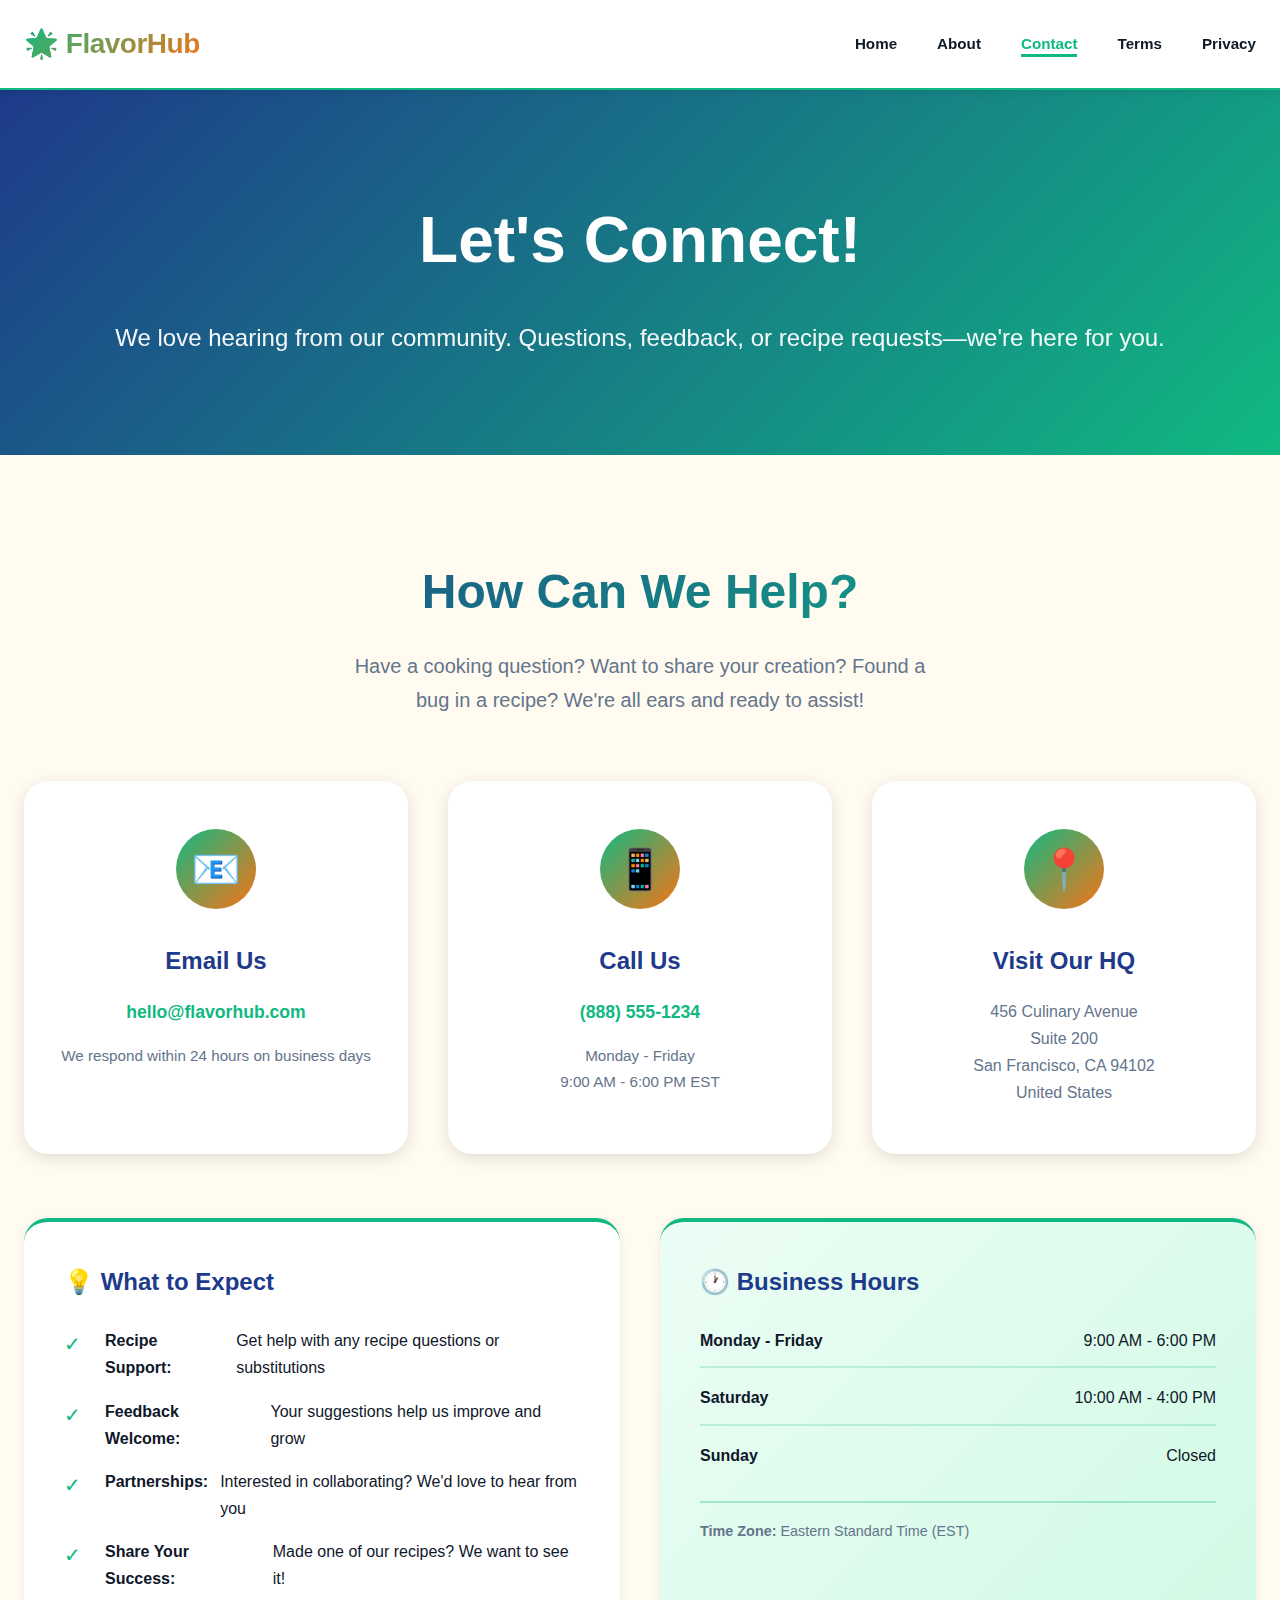
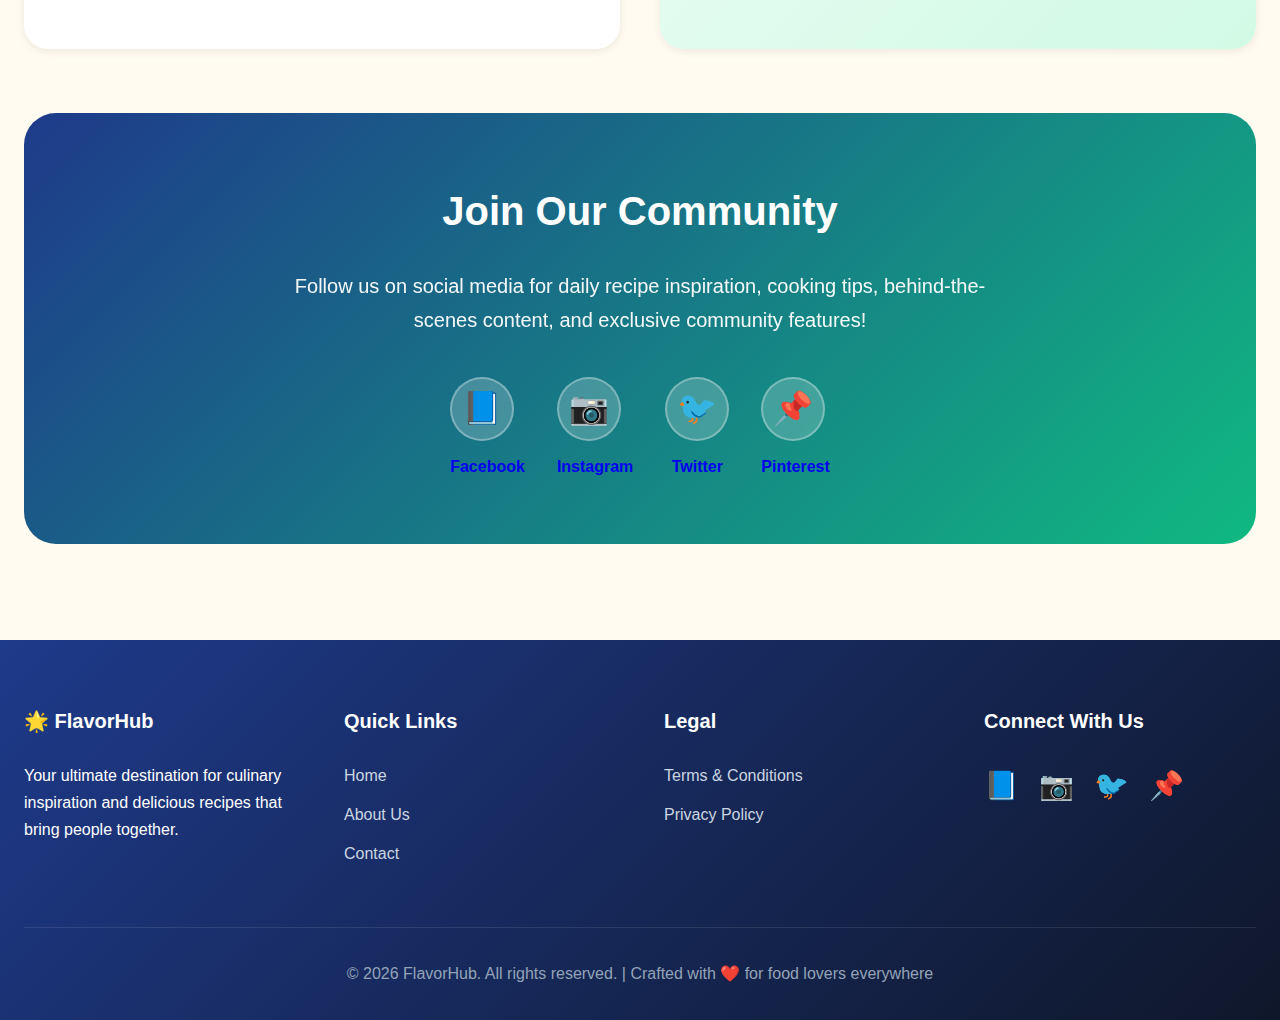
<file: contact.html>
<!DOCTYPE html>
<html lang="en">
<head>
    <meta charset="UTF-8">
    <meta name="viewport" content="width=device-width, initial-scale=1.0">
    <title>Contact Us - FlavorHub</title>
    <link rel="stylesheet" href="styles.css">
</head>
<body>
    <!-- Navigation -->
    <nav class="navbar">
        <div class="container">
            <div class="nav-content">
                <a href="index.html" class="logo">🌟 FlavorHub</a>
                <button class="mobile-menu-btn" id="mobileMenuBtn">
                    <span></span>
                    <span></span>
                    <span></span>
                </button>
                <ul class="nav-links" id="navLinks">
                    <li><a href="index.html">Home</a></li>
                    <li><a href="about.html">About</a></li>
                    <li><a href="contact.html" class="active">Contact</a></li>
                    <li><a href="terms.html">Terms</a></li>
                    <li><a href="privacy.html">Privacy</a></li>
                </ul>
            </div>
        </div>
    </nav>

    <!-- Hero Section -->
    <div class="hero-section">
        <div class="container">
            <h1>Let's Connect!</h1>
            <p>We love hearing from our community. Questions, feedback, or recipe requests—we're here for you.</p>
        </div>
    </div>

    <!-- Contact Content -->
    <div class="section">
        <div class="container">
            <div class="section-header">
                <h2>How Can We Help?</h2>
                <p>Have a cooking question? Want to share your creation? Found a bug in a recipe? We're all ears and ready to assist!</p>
            </div>

            <div class="contact-grid">
                <div class="contact-card">
                    <div class="contact-icon">
                        <span>📧</span>
                    </div>
                    <h3>Email Us</h3>
                    <a href="mailto:hello@flavorhub.com">hello@flavorhub.com</a>
                    <p style="color: var(--text-gray); margin-top: 1rem; font-size: 0.95rem;">
                        We respond within 24 hours on business days
                    </p>
                </div>

                <div class="contact-card">
                    <div class="contact-icon">
                        <span>📱</span>
                    </div>
                    <h3>Call Us</h3>
                    <a href="tel:+18885551234">(888) 555-1234</a>
                    <p style="color: var(--text-gray); margin-top: 1rem; font-size: 0.95rem;">
                        Monday - Friday<br>9:00 AM - 6:00 PM EST
                    </p>
                </div>

                <div class="contact-card">
                    <div class="contact-icon">
                        <span>📍</span>
                    </div>
                    <h3>Visit Our HQ</h3>
                    <p style="color: var(--text-gray); margin-top: 0.5rem;">
                        456 Culinary Avenue<br>
                        Suite 200<br>
                        San Francisco, CA 94102<br>
                        United States
                    </p>
                </div>
            </div>

            <!-- Additional Information -->
            <div class="info-grid" style="margin-top: 4rem;">
                <div class="info-card">
                    <h3>💡 What to Expect</h3>
                    <ul style="list-style: none; margin-left: 0;">
                        <li style="margin-bottom: 1rem;">
                            <span style="color: var(--primary-green); margin-right: 0.75rem; font-size: 1.25rem;">✓</span>
                            <strong>Recipe Support:</strong> Get help with any recipe questions or substitutions
                        </li>
                        <li style="margin-bottom: 1rem;">
                            <span style="color: var(--primary-green); margin-right: 0.75rem; font-size: 1.25rem;">✓</span>
                            <strong>Feedback Welcome:</strong> Your suggestions help us improve and grow
                        </li>
                        <li style="margin-bottom: 1rem;">
                            <span style="color: var(--primary-green); margin-right: 0.75rem; font-size: 1.25rem;">✓</span>
                            <strong>Partnerships:</strong> Interested in collaborating? We'd love to hear from you
                        </li>
                        <li>
                            <span style="color: var(--primary-green); margin-right: 0.75rem; font-size: 1.25rem;">✓</span>
                            <strong>Share Your Success:</strong> Made one of our recipes? We want to see it!
                        </li>
                    </ul>
                </div>

                <div class="info-card" style="background: linear-gradient(135deg, #ECFDF5, #D1FAE5);">
                    <h3>🕐 Business Hours</h3>
                    <div style="display: flex; flex-direction: column; gap: 1rem; margin-top: 1.5rem;">
                        <div style="display: flex; justify-content: space-between; padding-bottom: 0.75rem; border-bottom: 2px solid rgba(16, 185, 129, 0.2);">
                            <strong>Monday - Friday</strong>
                            <span>9:00 AM - 6:00 PM</span>
                        </div>
                        <div style="display: flex; justify-content: space-between; padding-bottom: 0.75rem; border-bottom: 2px solid rgba(16, 185, 129, 0.2);">
                            <strong>Saturday</strong>
                            <span>10:00 AM - 4:00 PM</span>
                        </div>
                        <div style="display: flex; justify-content: space-between;">
                            <strong>Sunday</strong>
                            <span>Closed</span>
                        </div>
                        <div style="margin-top: 1rem; padding-top: 1rem; border-top: 2px solid rgba(16, 185, 129, 0.3);">
                            <p style="font-size: 0.9rem; margin: 0; color: var(--text-gray);">
                                <strong>Time Zone:</strong> Eastern Standard Time (EST)
                            </p>
                        </div>
                    </div>
                </div>
            </div>

            <!-- Social Media Section -->
            <div style="background: linear-gradient(135deg, var(--navy-blue), var(--primary-green)); padding: 4rem 3rem; border-radius: 32px; margin-top: 4rem; text-align: center; color: white;">
                <h3 style="font-size: 2.5rem; margin-bottom: 1.5rem; font-weight: 900;">Join Our Community</h3>
                <p style="font-size: 1.25rem; margin-bottom: 2.5rem; opacity: 0.95; max-width: 700px; margin-left: auto; margin-right: auto;">
                    Follow us on social media for daily recipe inspiration, cooking tips, behind-the-scenes content, and exclusive community features!
                </p>
                <div style="display: flex; justify-content: center; gap: 2rem; flex-wrap: wrap;">
                    <a href="#" style="text-decoration: none; transition: transform 0.2s;" onmouseover="this.style.transform='scale(1.1)'" onmouseout="this.style.transform='scale(1)'">
                        <div style="width: 4rem; height: 4rem; background: rgba(255, 255, 255, 0.2); backdrop-filter: blur(10px); border-radius: 50%; display: flex; align-items: center; justify-content: center; font-size: 2rem; border: 2px solid rgba(255, 255, 255, 0.3);">
                            📘
                        </div>
                        <p style="margin-top: 0.75rem; font-weight: 700;">Facebook</p>
                    </a>
                    <a href="#" style="text-decoration: none; transition: transform 0.2s;" onmouseover="this.style.transform='scale(1.1)'" onmouseout="this.style.transform='scale(1)'">
                        <div style="width: 4rem; height: 4rem; background: rgba(255, 255, 255, 0.2); backdrop-filter: blur(10px); border-radius: 50%; display: flex; align-items: center; justify-content: center; font-size: 2rem; border: 2px solid rgba(255, 255, 255, 0.3);">
                            📷
                        </div>
                        <p style="margin-top: 0.75rem; font-weight: 700;">Instagram</p>
                    </a>
                    <a href="#" style="text-decoration: none; transition: transform 0.2s;" onmouseover="this.style.transform='scale(1.1)'" onmouseout="this.style.transform='scale(1)'">
                        <div style="width: 4rem; height: 4rem; background: rgba(255, 255, 255, 0.2); backdrop-filter: blur(10px); border-radius: 50%; display: flex; align-items: center; justify-content: center; font-size: 2rem; border: 2px solid rgba(255, 255, 255, 0.3);">
                            🐦
                        </div>
                        <p style="margin-top: 0.75rem; font-weight: 700;">Twitter</p>
                    </a>
                    <a href="#" style="text-decoration: none; transition: transform 0.2s;" onmouseover="this.style.transform='scale(1.1)'" onmouseout="this.style.transform='scale(1)'">
                        <div style="width: 4rem; height: 4rem; background: rgba(255, 255, 255, 0.2); backdrop-filter: blur(10px); border-radius: 50%; display: flex; align-items: center; justify-content: center; font-size: 2rem; border: 2px solid rgba(255, 255, 255, 0.3);">
                            📌
                        </div>
                        <p style="margin-top: 0.75rem; font-weight: 700;">Pinterest</p>
                    </a>
                </div>
            </div>
        </div>
    </div>

    <!-- Footer -->
    <footer class="footer">
        <div class="container">
            <div class="footer-content">
                <div class="footer-section">
                    <h3>🌟 FlavorHub</h3>
                    <p>Your ultimate destination for culinary inspiration and delicious recipes that bring people together.</p>
                </div>
                <div class="footer-section">
                    <h4>Quick Links</h4>
                    <ul>
                        <li><a href="index.html">Home</a></li>
                        <li><a href="about.html">About Us</a></li>
                        <li><a href="contact.html">Contact</a></li>
                    </ul>
                </div>
                <div class="footer-section">
                    <h4>Legal</h4>
                    <ul>
                        <li><a href="terms.html">Terms & Conditions</a></li>
                        <li><a href="privacy.html">Privacy Policy</a></li>
                    </ul>
                </div>
                <div class="footer-section">
                    <h4>Connect With Us</h4>
                    <div class="social-links">
                        <a href="#" title="Facebook">📘</a>
                        <a href="#" title="Instagram">📷</a>
                        <a href="#" title="Twitter">🐦</a>
                        <a href="#" title="Pinterest">📌</a>
                    </div>
                </div>
            </div>
            <div class="footer-bottom">
                <p>&copy; 2026 FlavorHub. All rights reserved. | Crafted with ❤️ for food lovers everywhere</p>
            </div>
        </div>
    </footer>

    <script src="main.js"></script>
</body>
</html>
</file>
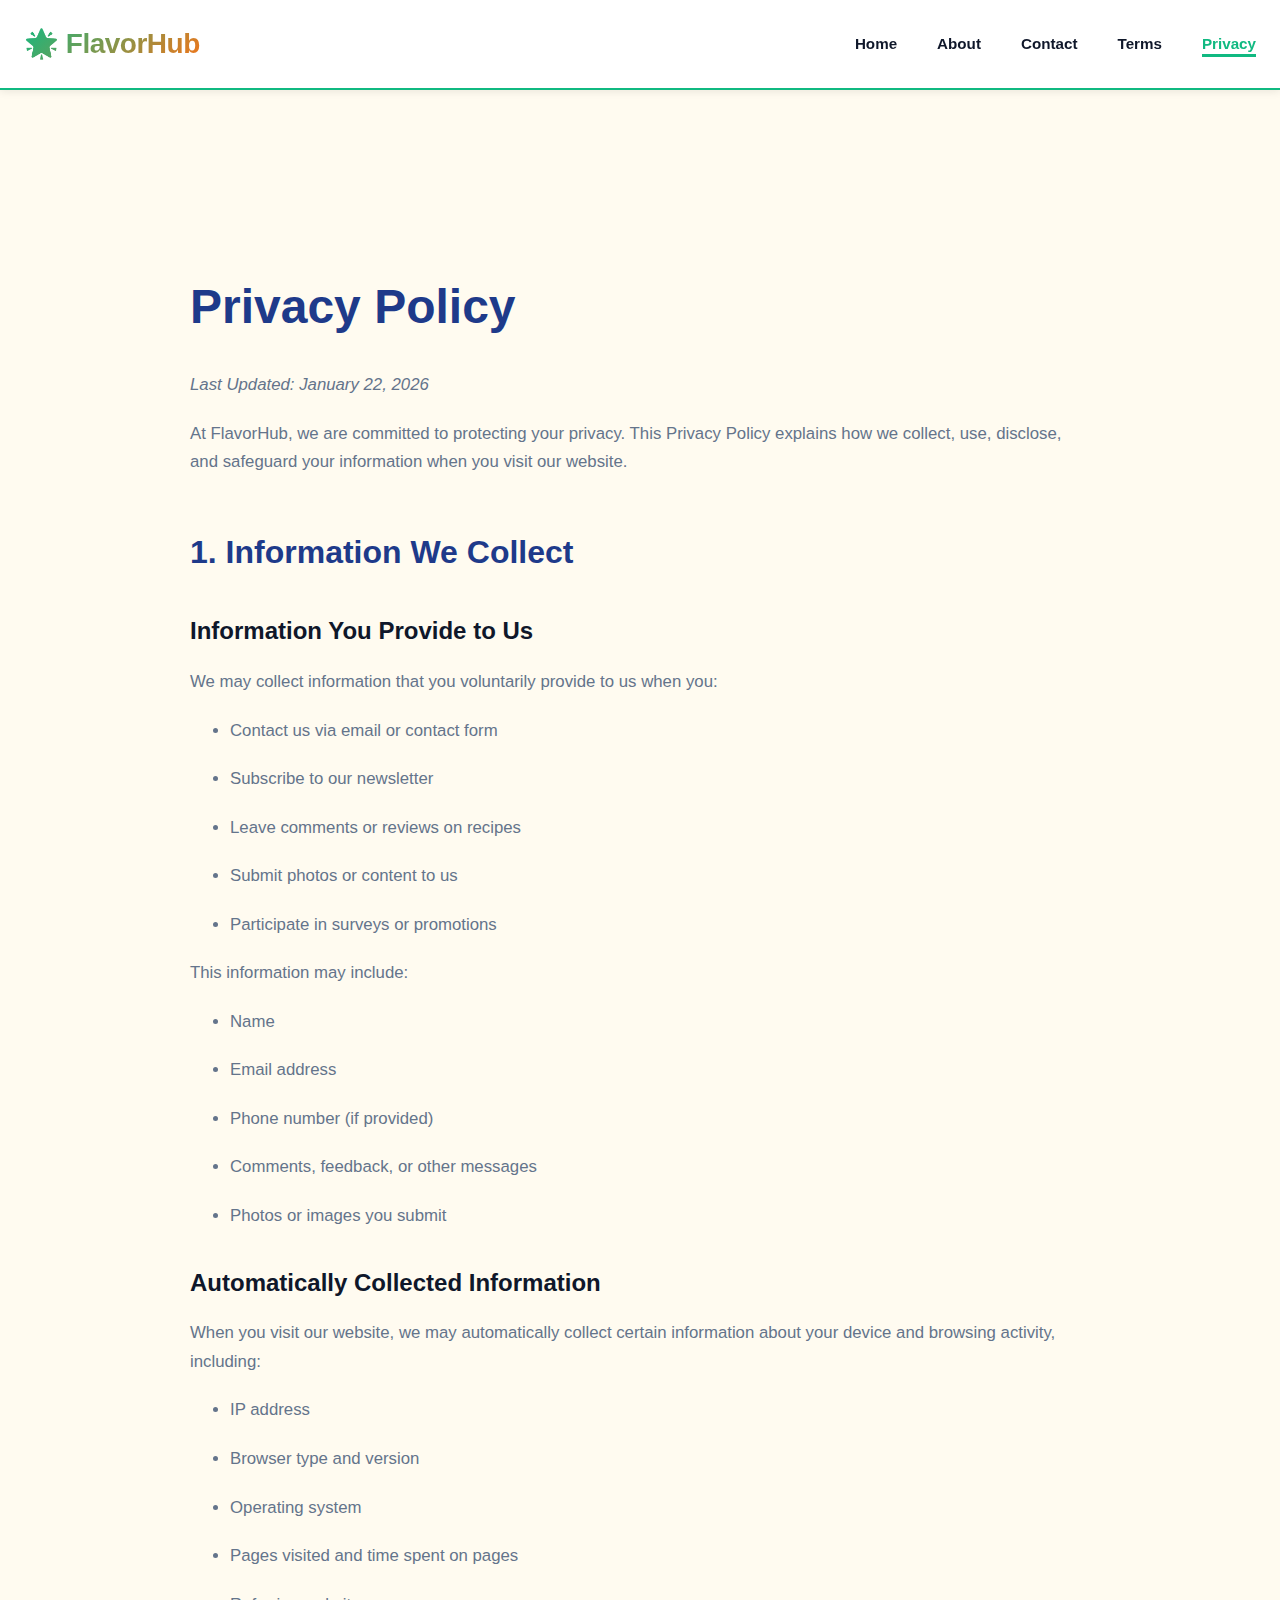
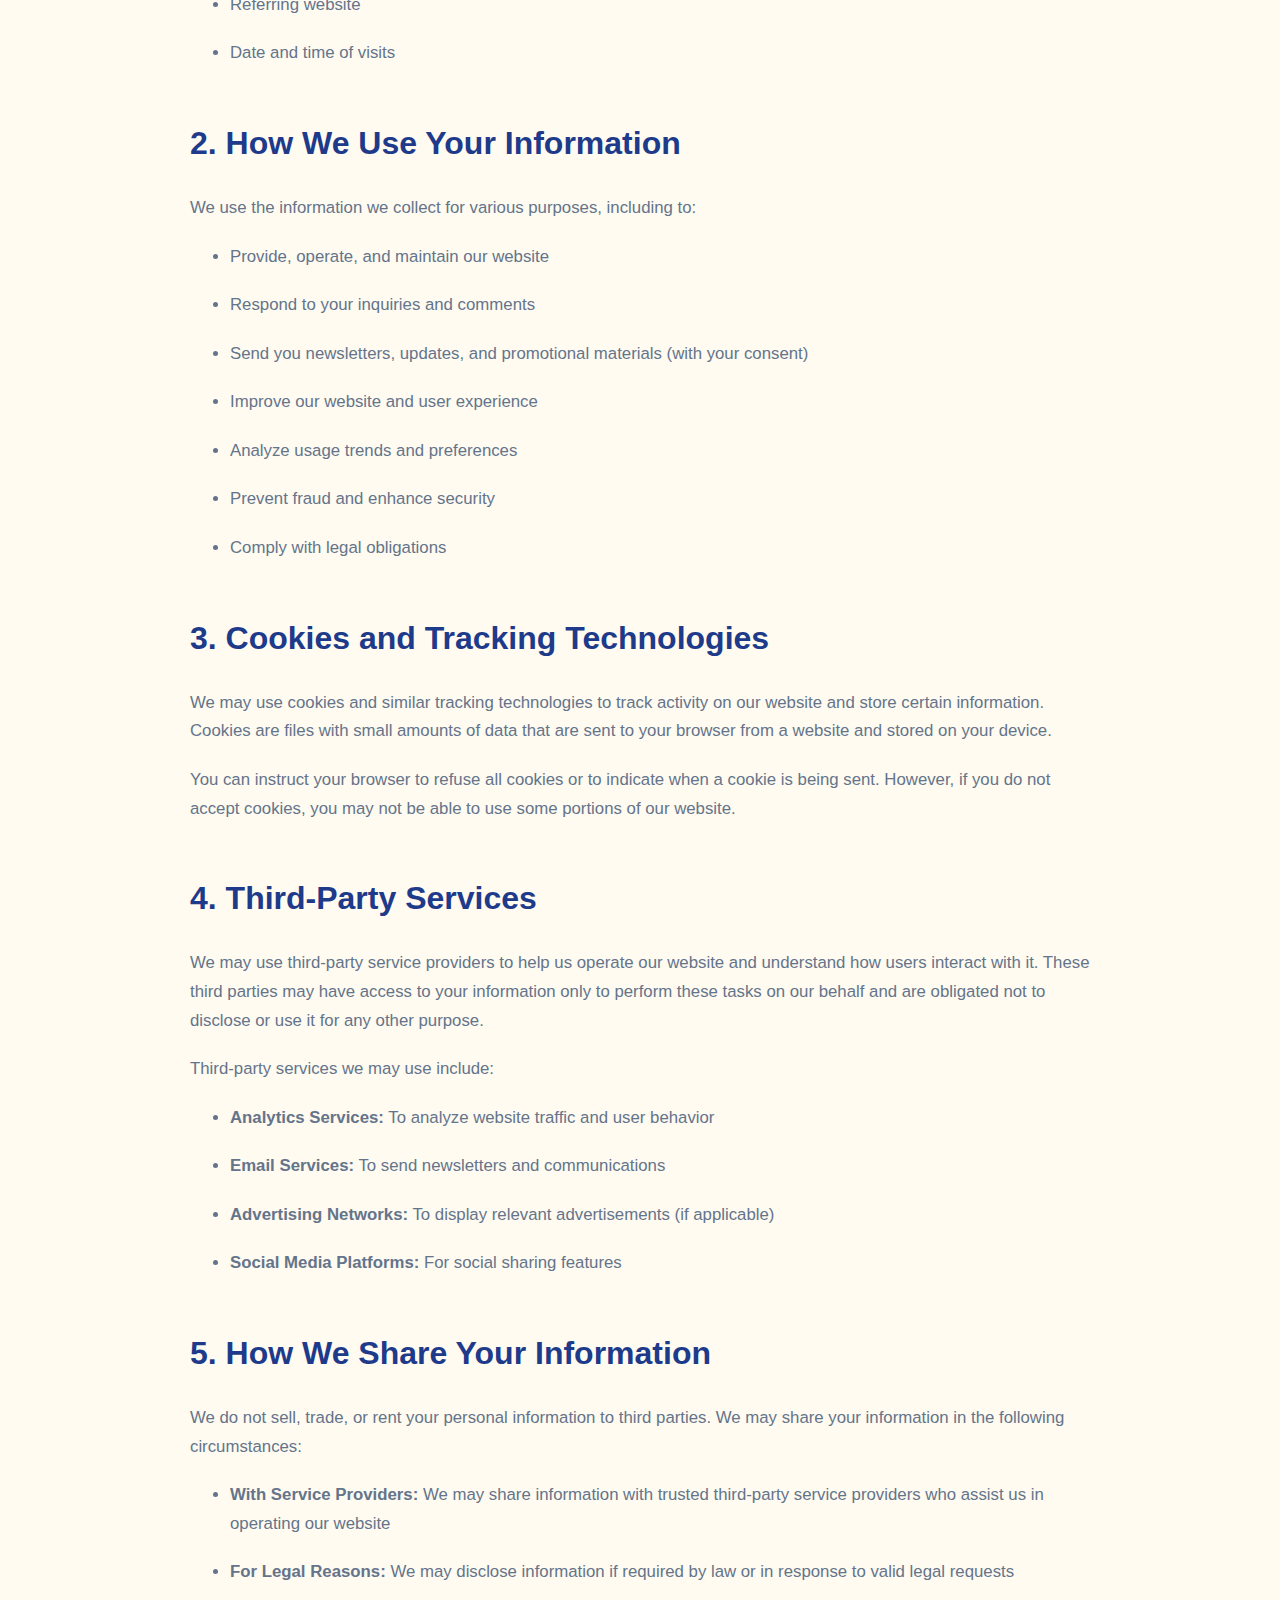
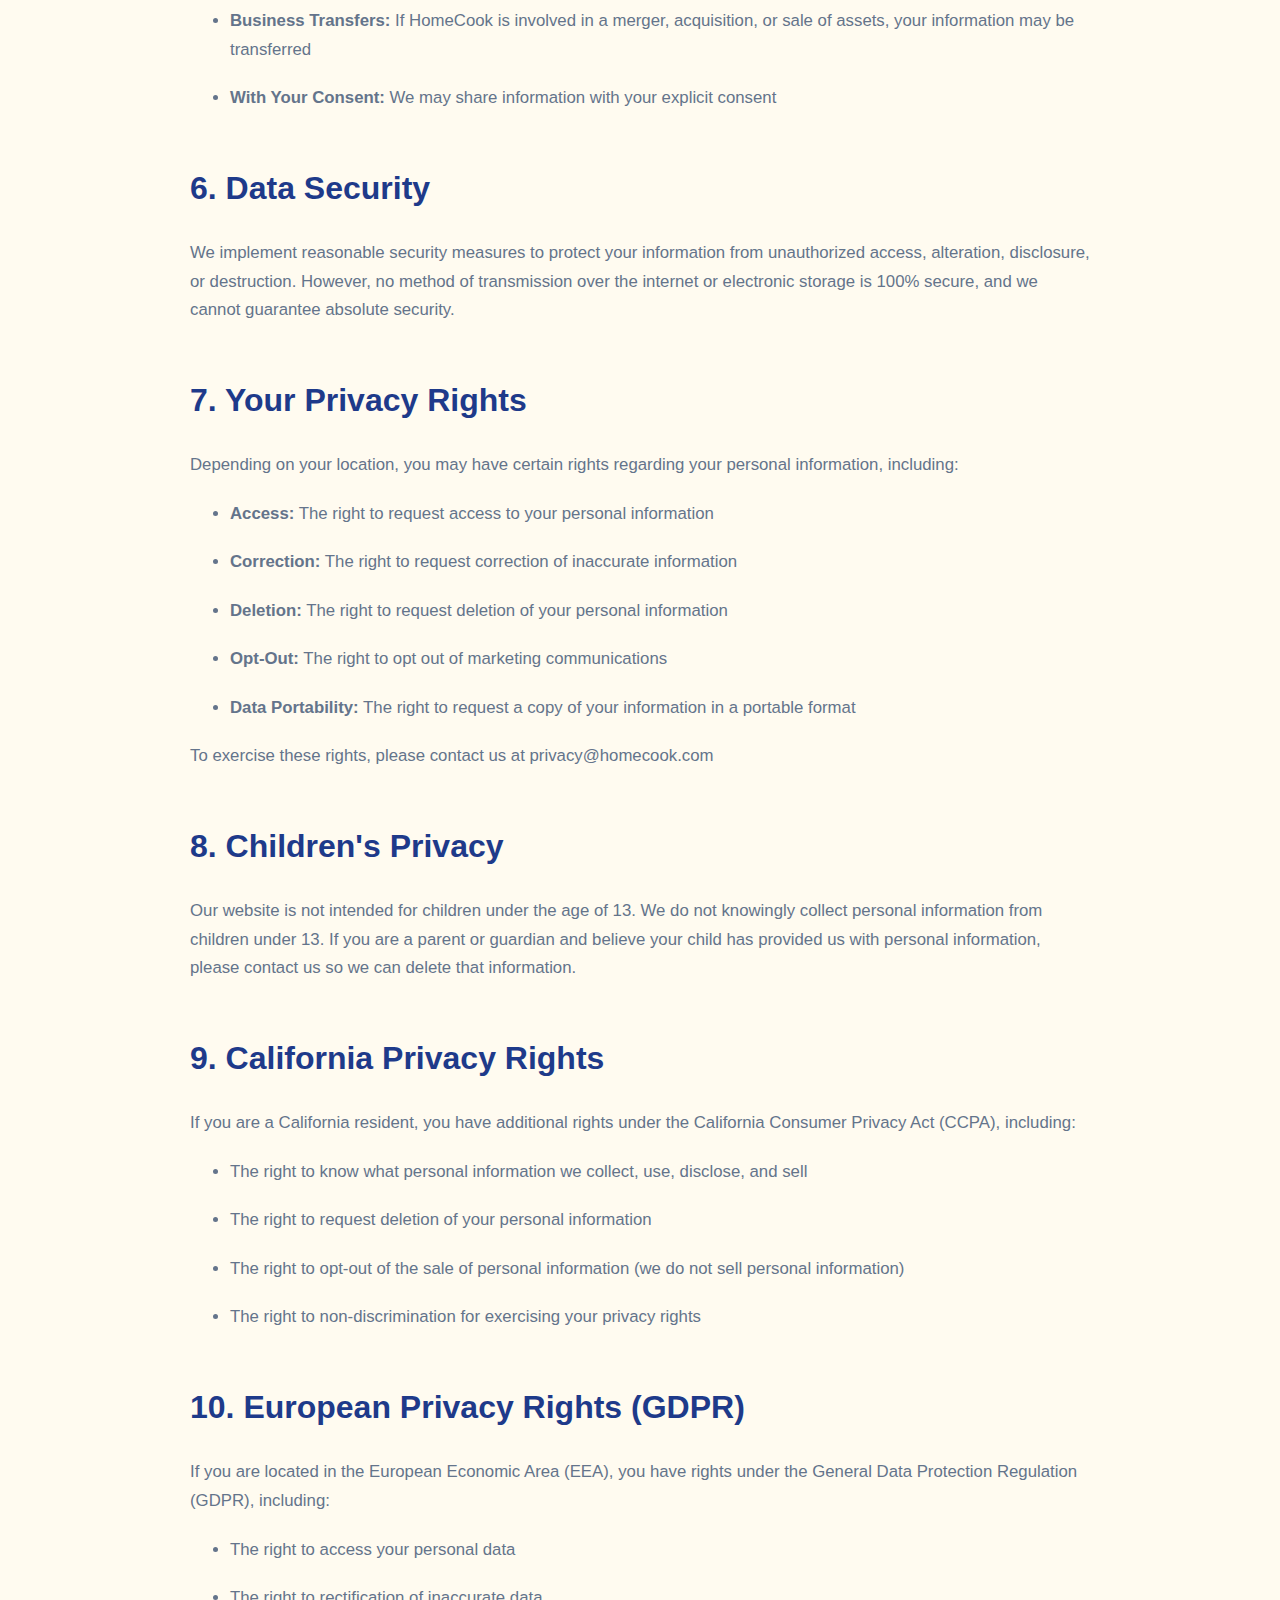
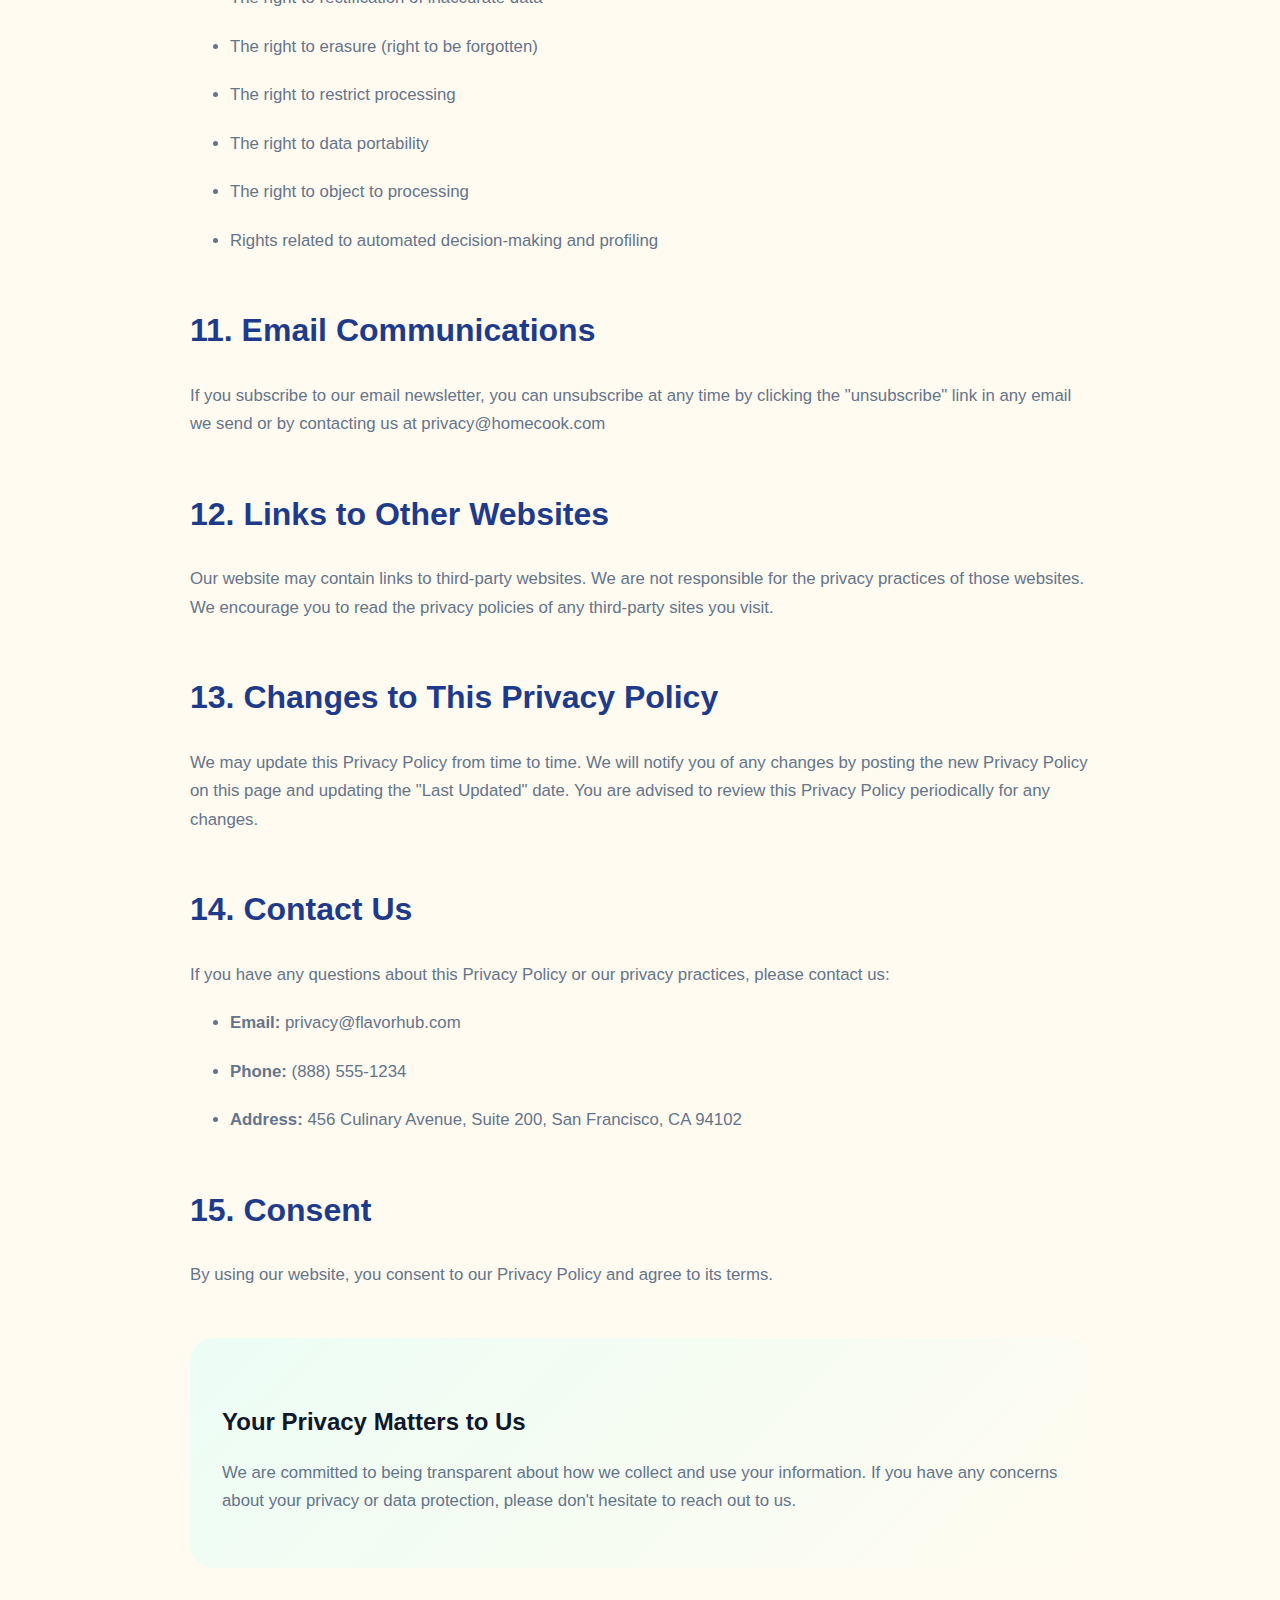
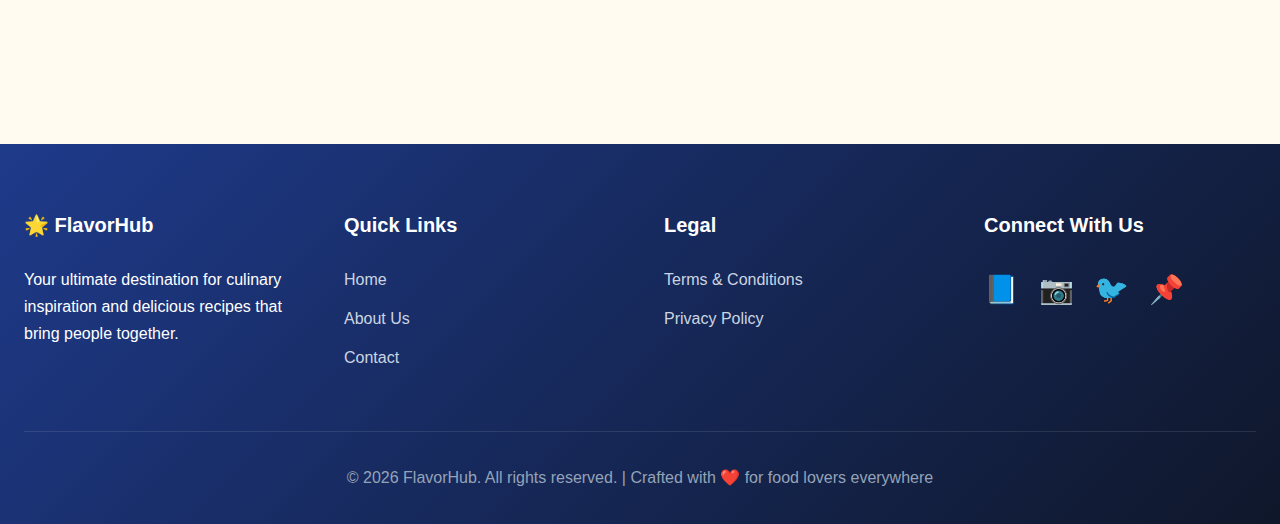
<file: privacy.html>
<!DOCTYPE html>
<html lang="en">
<head>
    <meta charset="UTF-8">
    <meta name="viewport" content="width=device-width, initial-scale=1.0">
    <title>Privacy Policy - FlavorHub</title>
    <link rel="stylesheet" href="styles.css">
</head>
<body>
    <!-- Navigation -->
    <nav class="navbar">
        <div class="container">
            <div class="nav-content">
                <a href="index.html" class="logo">🌟 FlavorHub</a>
                <button class="mobile-menu-btn" id="mobileMenuBtn">
                    <span></span>
                    <span></span>
                    <span></span>
                </button>
                <ul class="nav-links" id="navLinks">
                    <li><a href="index.html">Home</a></li>
                    <li><a href="about.html">About</a></li>
                    <li><a href="contact.html">Contact</a></li>
                    <li><a href="terms.html">Terms</a></li>
                    <li><a href="privacy.html" class="active">Privacy</a></li>
                </ul>
            </div>
        </div>
    </nav>

    <!-- Main Content -->
    <div class="section">
        <div class="container">
            <div class="legal-page">
                <h1>Privacy Policy</h1>
                <p><em>Last Updated: January 22, 2026</em></p>
                
                <p>At FlavorHub, we are committed to protecting your privacy. This Privacy Policy explains how we collect, use, disclose, and safeguard your information when you visit our website.</p>

                <h2>1. Information We Collect</h2>
                
                <h3>Information You Provide to Us</h3>
                <p>We may collect information that you voluntarily provide to us when you:</p>
                <ul>
                    <li>Contact us via email or contact form</li>
                    <li>Subscribe to our newsletter</li>
                    <li>Leave comments or reviews on recipes</li>
                    <li>Submit photos or content to us</li>
                    <li>Participate in surveys or promotions</li>
                </ul>
                <p>This information may include:</p>
                <ul>
                    <li>Name</li>
                    <li>Email address</li>
                    <li>Phone number (if provided)</li>
                    <li>Comments, feedback, or other messages</li>
                    <li>Photos or images you submit</li>
                </ul>

                <h3>Automatically Collected Information</h3>
                <p>When you visit our website, we may automatically collect certain information about your device and browsing activity, including:</p>
                <ul>
                    <li>IP address</li>
                    <li>Browser type and version</li>
                    <li>Operating system</li>
                    <li>Pages visited and time spent on pages</li>
                    <li>Referring website</li>
                    <li>Date and time of visits</li>
                </ul>

                <h2>2. How We Use Your Information</h2>
                <p>We use the information we collect for various purposes, including to:</p>
                <ul>
                    <li>Provide, operate, and maintain our website</li>
                    <li>Respond to your inquiries and comments</li>
                    <li>Send you newsletters, updates, and promotional materials (with your consent)</li>
                    <li>Improve our website and user experience</li>
                    <li>Analyze usage trends and preferences</li>
                    <li>Prevent fraud and enhance security</li>
                    <li>Comply with legal obligations</li>
                </ul>

                <h2>3. Cookies and Tracking Technologies</h2>
                <p>We may use cookies and similar tracking technologies to track activity on our website and store certain information. Cookies are files with small amounts of data that are sent to your browser from a website and stored on your device.</p>
                <p>You can instruct your browser to refuse all cookies or to indicate when a cookie is being sent. However, if you do not accept cookies, you may not be able to use some portions of our website.</p>

                <h2>4. Third-Party Services</h2>
                <p>We may use third-party service providers to help us operate our website and understand how users interact with it. These third parties may have access to your information only to perform these tasks on our behalf and are obligated not to disclose or use it for any other purpose.</p>
                
                <p>Third-party services we may use include:</p>
                <ul>
                    <li><strong>Analytics Services:</strong> To analyze website traffic and user behavior</li>
                    <li><strong>Email Services:</strong> To send newsletters and communications</li>
                    <li><strong>Advertising Networks:</strong> To display relevant advertisements (if applicable)</li>
                    <li><strong>Social Media Platforms:</strong> For social sharing features</li>
                </ul>

                <h2>5. How We Share Your Information</h2>
                <p>We do not sell, trade, or rent your personal information to third parties. We may share your information in the following circumstances:</p>
                <ul>
                    <li><strong>With Service Providers:</strong> We may share information with trusted third-party service providers who assist us in operating our website</li>
                    <li><strong>For Legal Reasons:</strong> We may disclose information if required by law or in response to valid legal requests</li>
                    <li><strong>Business Transfers:</strong> If HomeCook is involved in a merger, acquisition, or sale of assets, your information may be transferred</li>
                    <li><strong>With Your Consent:</strong> We may share information with your explicit consent</li>
                </ul>

                <h2>6. Data Security</h2>
                <p>We implement reasonable security measures to protect your information from unauthorized access, alteration, disclosure, or destruction. However, no method of transmission over the internet or electronic storage is 100% secure, and we cannot guarantee absolute security.</p>

                <h2>7. Your Privacy Rights</h2>
                <p>Depending on your location, you may have certain rights regarding your personal information, including:</p>
                <ul>
                    <li><strong>Access:</strong> The right to request access to your personal information</li>
                    <li><strong>Correction:</strong> The right to request correction of inaccurate information</li>
                    <li><strong>Deletion:</strong> The right to request deletion of your personal information</li>
                    <li><strong>Opt-Out:</strong> The right to opt out of marketing communications</li>
                    <li><strong>Data Portability:</strong> The right to request a copy of your information in a portable format</li>
                </ul>
                <p>To exercise these rights, please contact us at privacy@homecook.com</p>

                <h2>8. Children's Privacy</h2>
                <p>Our website is not intended for children under the age of 13. We do not knowingly collect personal information from children under 13. If you are a parent or guardian and believe your child has provided us with personal information, please contact us so we can delete that information.</p>

                <h2>9. California Privacy Rights</h2>
                <p>If you are a California resident, you have additional rights under the California Consumer Privacy Act (CCPA), including:</p>
                <ul>
                    <li>The right to know what personal information we collect, use, disclose, and sell</li>
                    <li>The right to request deletion of your personal information</li>
                    <li>The right to opt-out of the sale of personal information (we do not sell personal information)</li>
                    <li>The right to non-discrimination for exercising your privacy rights</li>
                </ul>

                <h2>10. European Privacy Rights (GDPR)</h2>
                <p>If you are located in the European Economic Area (EEA), you have rights under the General Data Protection Regulation (GDPR), including:</p>
                <ul>
                    <li>The right to access your personal data</li>
                    <li>The right to rectification of inaccurate data</li>
                    <li>The right to erasure (right to be forgotten)</li>
                    <li>The right to restrict processing</li>
                    <li>The right to data portability</li>
                    <li>The right to object to processing</li>
                    <li>Rights related to automated decision-making and profiling</li>
                </ul>

                <h2>11. Email Communications</h2>
                <p>If you subscribe to our email newsletter, you can unsubscribe at any time by clicking the "unsubscribe" link in any email we send or by contacting us at privacy@homecook.com</p>

                <h2>12. Links to Other Websites</h2>
                <p>Our website may contain links to third-party websites. We are not responsible for the privacy practices of those websites. We encourage you to read the privacy policies of any third-party sites you visit.</p>

                <h2>13. Changes to This Privacy Policy</h2>
                <p>We may update this Privacy Policy from time to time. We will notify you of any changes by posting the new Privacy Policy on this page and updating the "Last Updated" date. You are advised to review this Privacy Policy periodically for any changes.</p>

                <h2>14. Contact Us</h2>
                <p>If you have any questions about this Privacy Policy or our privacy practices, please contact us:</p>
                <ul>
                    <li><strong>Email:</strong> privacy@flavorhub.com</li>
                    <li><strong>Phone:</strong> (888) 555-1234</li>
                    <li><strong>Address:</strong> 456 Culinary Avenue, Suite 200, San Francisco, CA 94102</li>
                </ul>

                <h2>15. Consent</h2>
                <p>By using our website, you consent to our Privacy Policy and agree to its terms.</p>

                <div style="margin-top: 3rem; padding: 2rem; background: linear-gradient(135deg, var(--bg-light-green), var(--bg-cream)); border-radius: 24px;">
                    <h3>Your Privacy Matters to Us</h3>
                    <p>We are committed to being transparent about how we collect and use your information. If you have any concerns about your privacy or data protection, please don't hesitate to reach out to us.</p>
                </div>
            </div>
        </div>
    </div>

    <!-- Footer -->
    <footer class="footer">
        <div class="container">
            <div class="footer-content">
                <div class="footer-section">
                    <h3>🌟 FlavorHub</h3>
                    <p>Your ultimate destination for culinary inspiration and delicious recipes that bring people together.</p>
                </div>
                <div class="footer-section">
                    <h4>Quick Links</h4>
                    <ul>
                        <li><a href="index.html">Home</a></li>
                        <li><a href="about.html">About Us</a></li>
                        <li><a href="contact.html">Contact</a></li>
                    </ul>
                </div>
                <div class="footer-section">
                    <h4>Legal</h4>
                    <ul>
                        <li><a href="terms.html">Terms & Conditions</a></li>
                        <li><a href="privacy.html">Privacy Policy</a></li>
                    </ul>
                </div>
                <div class="footer-section">
                    <h4>Connect With Us</h4>
                    <div class="social-links">
                        <a href="#" title="Facebook">📘</a>
                        <a href="#" title="Instagram">📷</a>
                        <a href="#" title="Twitter">🐦</a>
                        <a href="#" title="Pinterest">📌</a>
                    </div>
                </div>
            </div>
            <div class="footer-bottom">
                <p>&copy; 2026 FlavorHub. All rights reserved. | Crafted with ❤️ for food lovers everywhere</p>
            </div>
        </div>
    </footer>

    <script src="main.js"></script>
</body>
</html>
</file>
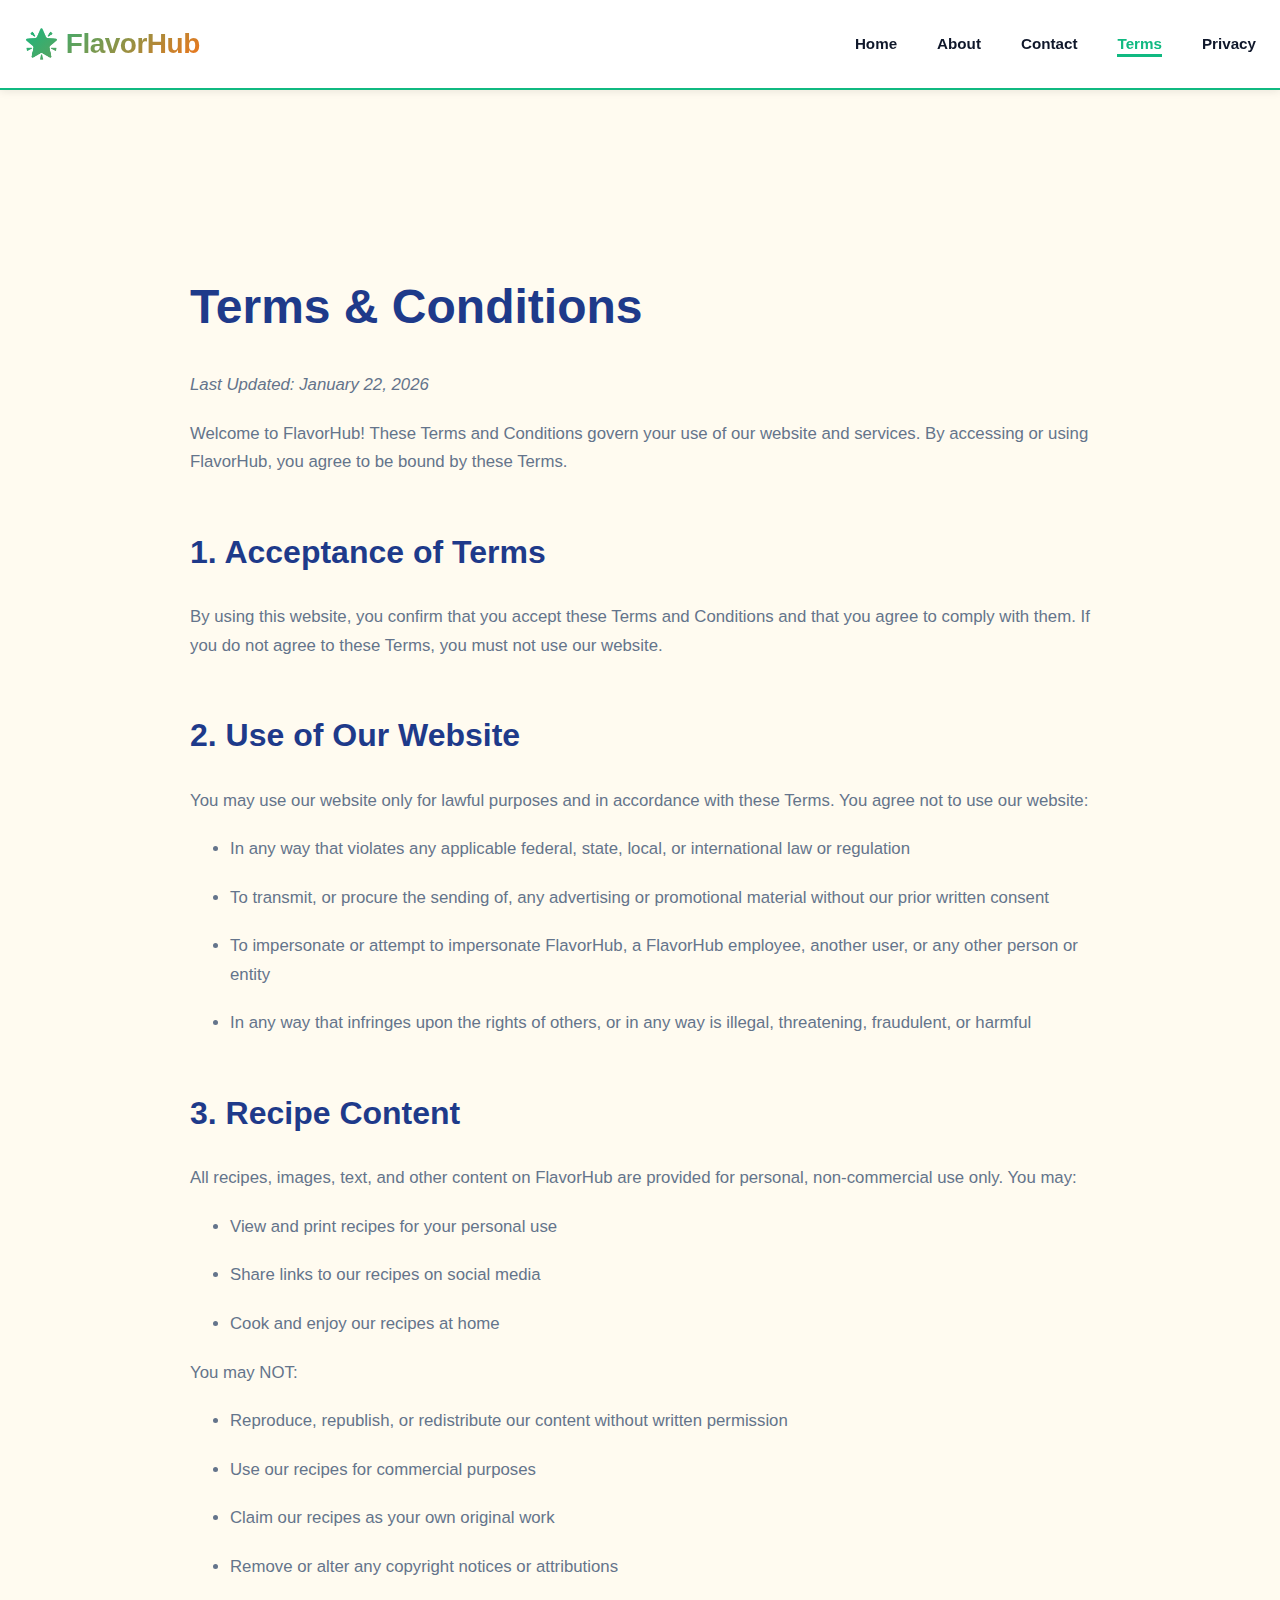
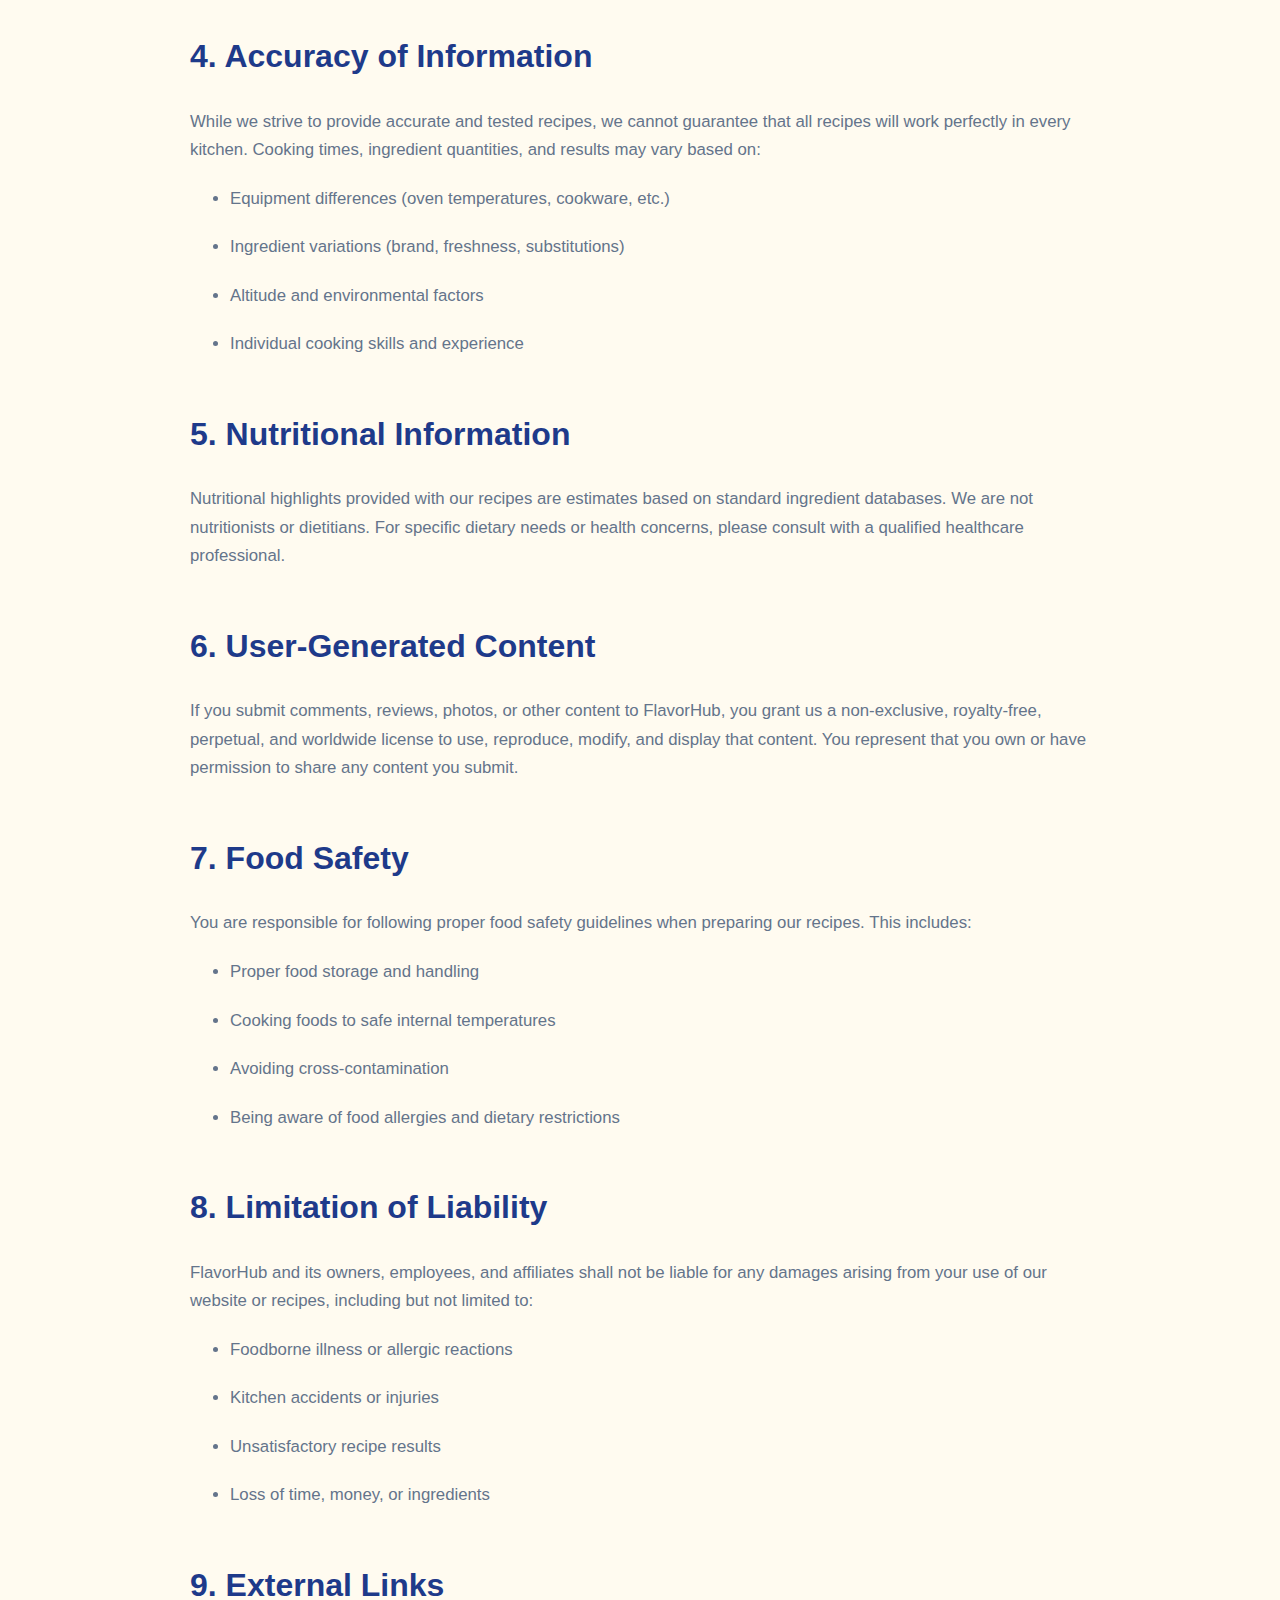
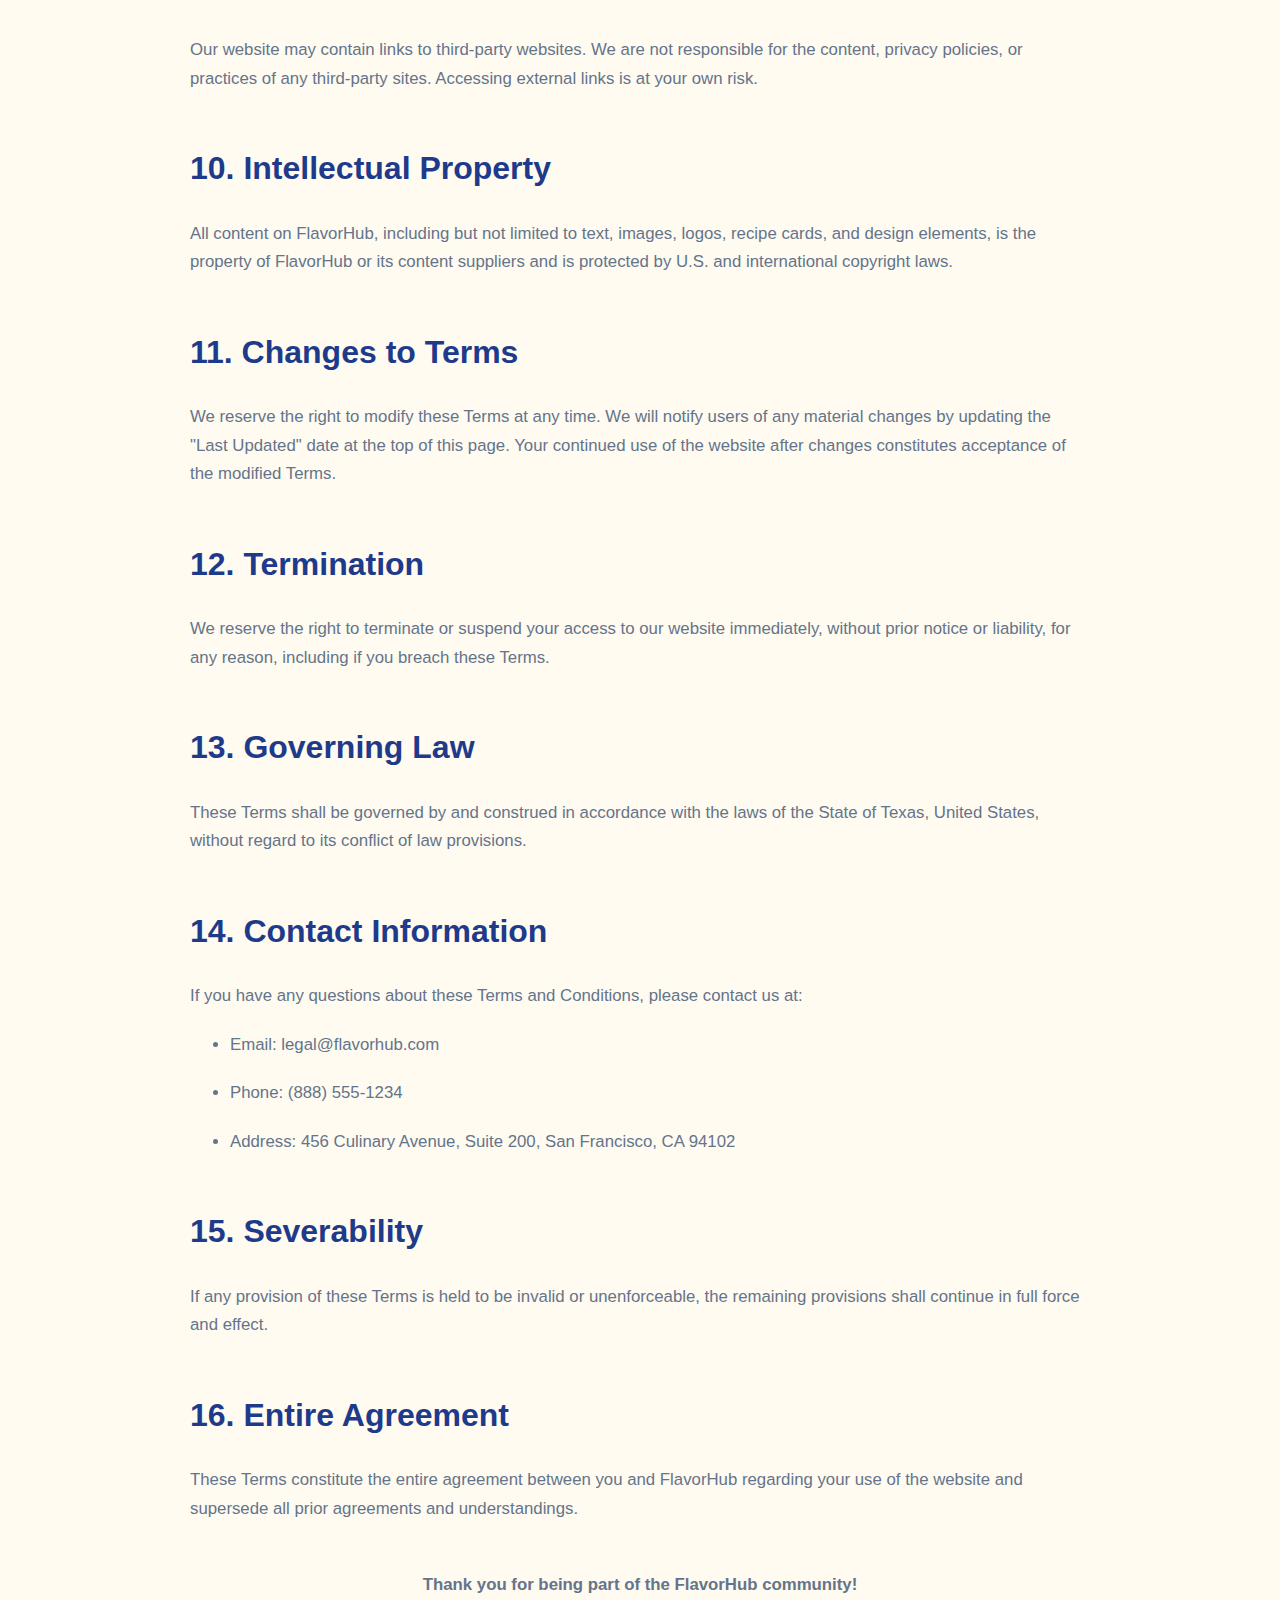
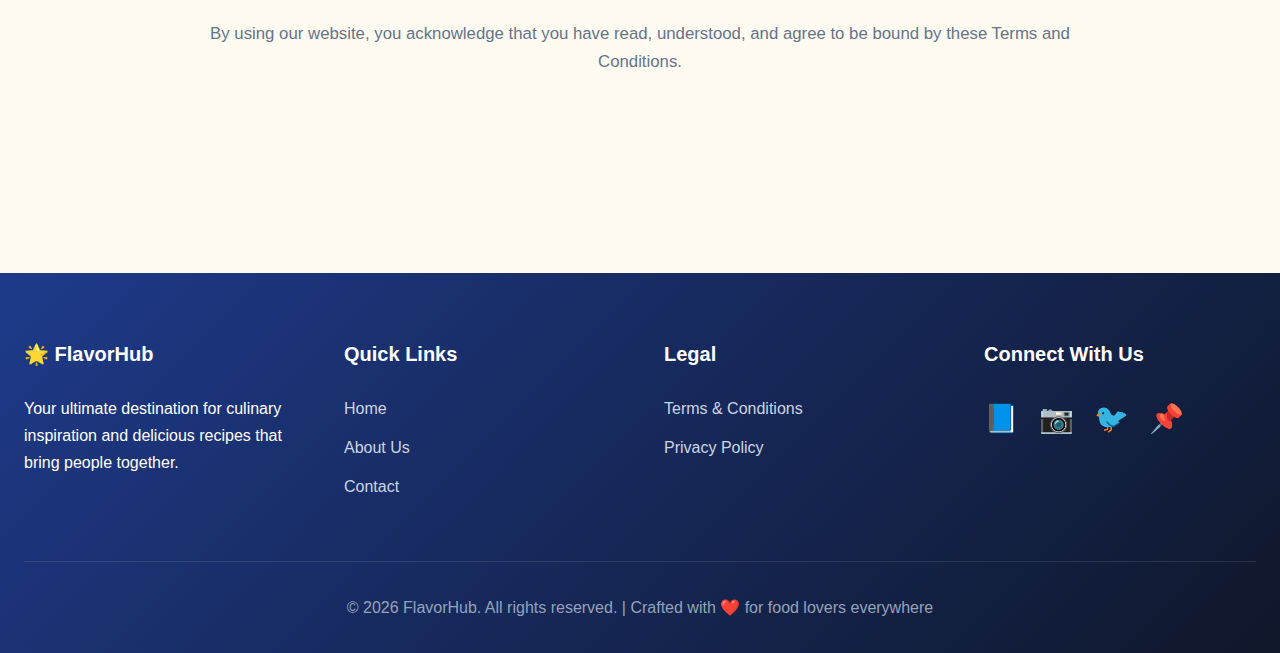
<file: terms.html>
<!DOCTYPE html>
<html lang="en">
<head>
    <meta charset="UTF-8">
    <meta name="viewport" content="width=device-width, initial-scale=1.0">
    <title>Terms & Conditions - FlavorHub</title>
    <link rel="stylesheet" href="styles.css">
</head>
<body>
    <!-- Navigation -->
    <nav class="navbar">
        <div class="container">
            <div class="nav-content">
                <a href="index.html" class="logo">🌟 FlavorHub</a>
                <button class="mobile-menu-btn" id="mobileMenuBtn">
                    <span></span>
                    <span></span>
                    <span></span>
                </button>
                <ul class="nav-links" id="navLinks">
                    <li><a href="index.html">Home</a></li>
                    <li><a href="about.html">About</a></li>
                    <li><a href="contact.html">Contact</a></li>
                    <li><a href="terms.html" class="active">Terms</a></li>
                    <li><a href="privacy.html">Privacy</a></li>
                </ul>
            </div>
        </div>
    </nav>

    <!-- Main Content -->
    <div class="section">
        <div class="container">
            <div class="legal-page">
                <h1>Terms & Conditions</h1>
                <p><em>Last Updated: January 22, 2026</em></p>
                
                <p>Welcome to FlavorHub! These Terms and Conditions govern your use of our website and services. By accessing or using FlavorHub, you agree to be bound by these Terms.</p>

                <h2>1. Acceptance of Terms</h2>
                <p>By using this website, you confirm that you accept these Terms and Conditions and that you agree to comply with them. If you do not agree to these Terms, you must not use our website.</p>

                <h2>2. Use of Our Website</h2>
                <p>You may use our website only for lawful purposes and in accordance with these Terms. You agree not to use our website:</p>
                <ul>
                    <li>In any way that violates any applicable federal, state, local, or international law or regulation</li>
                    <li>To transmit, or procure the sending of, any advertising or promotional material without our prior written consent</li>
                    <li>To impersonate or attempt to impersonate FlavorHub, a FlavorHub employee, another user, or any other person or entity</li>
                    <li>In any way that infringes upon the rights of others, or in any way is illegal, threatening, fraudulent, or harmful</li>
                </ul>

                <h2>3. Recipe Content</h2>
                <p>All recipes, images, text, and other content on FlavorHub are provided for personal, non-commercial use only. You may:</p>
                <ul>
                    <li>View and print recipes for your personal use</li>
                    <li>Share links to our recipes on social media</li>
                    <li>Cook and enjoy our recipes at home</li>
                </ul>
                <p>You may NOT:</p>
                <ul>
                    <li>Reproduce, republish, or redistribute our content without written permission</li>
                    <li>Use our recipes for commercial purposes</li>
                    <li>Claim our recipes as your own original work</li>
                    <li>Remove or alter any copyright notices or attributions</li>
                </ul>

                <h2>4. Accuracy of Information</h2>
                <p>While we strive to provide accurate and tested recipes, we cannot guarantee that all recipes will work perfectly in every kitchen. Cooking times, ingredient quantities, and results may vary based on:</p>
                <ul>
                    <li>Equipment differences (oven temperatures, cookware, etc.)</li>
                    <li>Ingredient variations (brand, freshness, substitutions)</li>
                    <li>Altitude and environmental factors</li>
                    <li>Individual cooking skills and experience</li>
                </ul>

                <h2>5. Nutritional Information</h2>
                <p>Nutritional highlights provided with our recipes are estimates based on standard ingredient databases. We are not nutritionists or dietitians. For specific dietary needs or health concerns, please consult with a qualified healthcare professional.</p>

                <h2>6. User-Generated Content</h2>
                <p>If you submit comments, reviews, photos, or other content to FlavorHub, you grant us a non-exclusive, royalty-free, perpetual, and worldwide license to use, reproduce, modify, and display that content. You represent that you own or have permission to share any content you submit.</p>

                <h2>7. Food Safety</h2>
                <p>You are responsible for following proper food safety guidelines when preparing our recipes. This includes:</p>
                <ul>
                    <li>Proper food storage and handling</li>
                    <li>Cooking foods to safe internal temperatures</li>
                    <li>Avoiding cross-contamination</li>
                    <li>Being aware of food allergies and dietary restrictions</li>
                </ul>

                <h2>8. Limitation of Liability</h2>
                <p>FlavorHub and its owners, employees, and affiliates shall not be liable for any damages arising from your use of our website or recipes, including but not limited to:</p>
                <ul>
                    <li>Foodborne illness or allergic reactions</li>
                    <li>Kitchen accidents or injuries</li>
                    <li>Unsatisfactory recipe results</li>
                    <li>Loss of time, money, or ingredients</li>
                </ul>

                <h2>9. External Links</h2>
                <p>Our website may contain links to third-party websites. We are not responsible for the content, privacy policies, or practices of any third-party sites. Accessing external links is at your own risk.</p>

                <h2>10. Intellectual Property</h2>
                <p>All content on FlavorHub, including but not limited to text, images, logos, recipe cards, and design elements, is the property of FlavorHub or its content suppliers and is protected by U.S. and international copyright laws.</p>

                <h2>11. Changes to Terms</h2>
                <p>We reserve the right to modify these Terms at any time. We will notify users of any material changes by updating the "Last Updated" date at the top of this page. Your continued use of the website after changes constitutes acceptance of the modified Terms.</p>

                <h2>12. Termination</h2>
                <p>We reserve the right to terminate or suspend your access to our website immediately, without prior notice or liability, for any reason, including if you breach these Terms.</p>

                <h2>13. Governing Law</h2>
                <p>These Terms shall be governed by and construed in accordance with the laws of the State of Texas, United States, without regard to its conflict of law provisions.</p>

                <h2>14. Contact Information</h2>
                <p>If you have any questions about these Terms and Conditions, please contact us at:</p>
                <ul>
                    <li>Email: legal@flavorhub.com</li>
                    <li>Phone: (888) 555-1234</li>
                    <li>Address: 456 Culinary Avenue, Suite 200, San Francisco, CA 94102</li>
                </ul>

                <h2>15. Severability</h2>
                <p>If any provision of these Terms is held to be invalid or unenforceable, the remaining provisions shall continue in full force and effect.</p>

                <h2>16. Entire Agreement</h2>
                <p>These Terms constitute the entire agreement between you and FlavorHub regarding your use of the website and supersede all prior agreements and understandings.</p>

                <div style="margin-top: 3rem; text-align: center;">
                    <p><strong>Thank you for being part of the FlavorHub community!</strong></p>
                    <p>By using our website, you acknowledge that you have read, understood, and agree to be bound by these Terms and Conditions.</p>
                </div>
            </div>
        </div>
    </div>

    <!-- Footer -->
    <footer class="footer">
        <div class="container">
            <div class="footer-content">
                <div class="footer-section">
                    <h3>🌟 FlavorHub</h3>
                    <p>Your ultimate destination for culinary inspiration and delicious recipes that bring people together.</p>
                </div>
                <div class="footer-section">
                    <h4>Quick Links</h4>
                    <ul>
                        <li><a href="index.html">Home</a></li>
                        <li><a href="about.html">About Us</a></li>
                        <li><a href="contact.html">Contact</a></li>
                    </ul>
                </div>
                <div class="footer-section">
                    <h4>Legal</h4>
                    <ul>
                        <li><a href="terms.html">Terms & Conditions</a></li>
                        <li><a href="privacy.html">Privacy Policy</a></li>
                    </ul>
                </div>
                <div class="footer-section">
                    <h4>Connect With Us</h4>
                    <div class="social-links">
                        <a href="#" title="Facebook">📘</a>
                        <a href="#" title="Instagram">📷</a>
                        <a href="#" title="Twitter">🐦</a>
                        <a href="#" title="Pinterest">📌</a>
                    </div>
                </div>
            </div>
            <div class="footer-bottom">
                <p>&copy; 2026 FlavorHub. All rights reserved. | Crafted with ❤️ for food lovers everywhere</p>
            </div>
        </div>
    </footer>

    <script src="main.js"></script>
</body>
</html>
</file>
<file: styles.css>
/* Modern Fresh Design - Reset and Base Styles */
* {
    margin: 0;
    padding: 0;
    box-sizing: border-box;
}

:root {
    /* Fresh Modern Color Palette */
    --primary-green: #10B981;
    --primary-green-dark: #059669;
    --accent-orange: #F97316;
    --accent-orange-dark: #EA580C;
    --navy-blue: #1E3A8A;
    --sky-blue: #0EA5E9;
    --bg-cream: #FFFBF0;
    --bg-white: #FFFFFF;
    --bg-light-green: #ECFDF5;
    --text-dark: #0F172A;
    --text-gray: #64748B;
    --text-light: #94A3B8;
    --border-color: #E2E8F0;
    --shadow-sm: 0 2px 8px rgba(0, 0, 0, 0.08);
    --shadow-md: 0 4px 16px rgba(0, 0, 0, 0.12);
    --shadow-lg: 0 12px 32px rgba(0, 0, 0, 0.16);
}

body {
    font-family: 'Inter', -apple-system, BlinkMacSystemFont, 'Segoe UI', Roboto, sans-serif;
    line-height: 1.7;
    color: var(--text-dark);
    background-color: var(--bg-cream);
}

.container {
    max-width: 1280px;
    margin: 0 auto;
    padding: 0 1.5rem;
}

/* Modern Navigation */
.navbar {
    background: rgba(255, 255, 255, 0.95);
    backdrop-filter: blur(10px);
    box-shadow: var(--shadow-sm);
    position: sticky;
    top: 0;
    z-index: 1000;
    border-bottom: 2px solid var(--primary-green);
}

.nav-content {
    display: flex;
    justify-content: space-between;
    align-items: center;
    padding: 1.25rem 0;
}

.logo {
    font-size: 1.75rem;
    font-weight: 800;
    background: linear-gradient(135deg, var(--primary-green), var(--accent-orange));
    -webkit-background-clip: text;
    -webkit-text-fill-color: transparent;
    background-clip: text;
    text-decoration: none;
    letter-spacing: -0.5px;
}

.nav-links {
    display: flex;
    list-style: none;
    gap: 2.5rem;
}

.nav-links a {
    text-decoration: none;
    color: var(--text-dark);
    font-weight: 600;
    font-size: 0.95rem;
    transition: all 0.3s;
    position: relative;
}

.nav-links a::after {
    content: '';
    position: absolute;
    bottom: -5px;
    left: 0;
    width: 0;
    height: 3px;
    background: var(--primary-green);
    transition: width 0.3s;
}

.nav-links a:hover::after,
.nav-links a.active::after {
    width: 100%;
}

.nav-links a:hover,
.nav-links a.active {
    color: var(--primary-green);
}

.mobile-menu-btn {
    display: none;
    flex-direction: column;
    gap: 5px;
    background: none;
    border: none;
    cursor: pointer;
}

.mobile-menu-btn span {
    width: 28px;
    height: 3px;
    background: var(--primary-green);
    border-radius: 2px;
    transition: 0.3s;
}

/* Modern Button Styles */
.btn {
    display: inline-block;
    padding: 1rem 2.5rem;
    border-radius: 50px;
    font-weight: 700;
    text-decoration: none;
    transition: all 0.3s;
    border: none;
    cursor: pointer;
    font-size: 1rem;
    text-transform: uppercase;
    letter-spacing: 0.5px;
}

.btn-primary {
    background: linear-gradient(135deg, var(--primary-green), var(--primary-green-dark));
    color: white;
    box-shadow: 0 4px 12px rgba(16, 185, 129, 0.3);
}

.btn-primary:hover {
    transform: translateY(-3px);
    box-shadow: 0 8px 20px rgba(16, 185, 129, 0.4);
}

.btn-secondary {
    background: linear-gradient(135deg, var(--accent-orange), var(--accent-orange-dark));
    color: white;
    box-shadow: 0 4px 12px rgba(249, 115, 22, 0.3);
}

.btn-secondary:hover {
    transform: translateY(-3px);
    box-shadow: 0 8px 20px rgba(249, 115, 22, 0.4);
}

/* Section Styles */
.section {
    padding: 6rem 0;
}

.section-header {
    text-align: center;
    margin-bottom: 4rem;
}

.section-header h2 {
    font-size: 3rem;
    font-weight: 900;
    margin-bottom: 1rem;
    background: linear-gradient(135deg, var(--navy-blue), var(--primary-green));
    -webkit-background-clip: text;
    -webkit-text-fill-color: transparent;
    background-clip: text;
}

.section-header p {
    font-size: 1.25rem;
    color: var(--text-gray);
    max-width: 600px;
    margin: 0 auto;
}

.bg-light {
    background-color: var(--bg-light-green);
}

.bg-white {
    background-color: var(--bg-white);
}

/* Modern Recipe Grid */
.recipe-grid {
    display: grid;
    grid-template-columns: repeat(auto-fill, minmax(320px, 1fr));
    gap: 2.5rem;
}

.recipe-card {
    background: white;
    border-radius: 24px;
    overflow: hidden;
    box-shadow: var(--shadow-sm);
    transition: all 0.4s cubic-bezier(0.4, 0, 0.2, 1);
    text-decoration: none;
    color: inherit;
    display: block;
    border: 2px solid transparent;
}

.recipe-card:hover {
    transform: translateY(-8px);
    box-shadow: var(--shadow-lg);
    border-color: var(--primary-green);
}

.recipe-card-image {
    width: 100%;
    height: 240px;
    object-fit: cover;
    transition: transform 0.4s;
}

.recipe-card:hover .recipe-card-image {
    transform: scale(1.08);
}

.recipe-card-content {
    padding: 2rem;
}

.recipe-card-badge {
    display: inline-block;
    padding: 0.5rem 1.25rem;
    background: linear-gradient(135deg, var(--primary-green), var(--primary-green-dark));
    color: white;
    border-radius: 50px;
    font-size: 0.75rem;
    font-weight: 700;
    text-transform: uppercase;
    letter-spacing: 0.5px;
    margin-bottom: 1rem;
}

.recipe-card-title {
    font-size: 1.5rem;
    font-weight: 800;
    margin-bottom: 0.75rem;
    color: var(--navy-blue);
}

.recipe-card-description {
    color: var(--text-gray);
    margin-bottom: 1.5rem;
    line-height: 1.6;
}

.recipe-card-meta {
    display: flex;
    gap: 1.5rem;
    font-size: 0.875rem;
    color: var(--text-light);
    font-weight: 600;
}

/* About Preview Section */
.about-preview {
    padding: 6rem 0;
    background: linear-gradient(135deg, var(--bg-light-green), var(--bg-cream));
}

.about-content {
    display: grid;
    grid-template-columns: 1fr 1fr;
    gap: 4rem;
    align-items: center;
}

.about-text h2 {
    font-size: 3rem;
    font-weight: 900;
    margin-bottom: 1.5rem;
    color: var(--navy-blue);
}

.about-text p {
    font-size: 1.125rem;
    color: var(--text-gray);
    margin-bottom: 1.5rem;
    line-height: 1.8;
}

.about-image img {
    width: 100%;
    border-radius: 32px;
    box-shadow: var(--shadow-lg);
}

/* Testimonials */
.testimonials {
    padding: 6rem 0;
    background: var(--bg-white);
}

.testimonials-grid {
    display: grid;
    grid-template-columns: repeat(auto-fit, minmax(300px, 1fr));
    gap: 2.5rem;
}

.testimonial-card {
    background: linear-gradient(135deg, #FFFFFF, var(--bg-light-green));
    padding: 2.5rem;
    border-radius: 24px;
    box-shadow: var(--shadow-md);
    border-left: 4px solid var(--primary-green);
}

.stars {
    font-size: 1.5rem;
    margin-bottom: 1.25rem;
}

.testimonial-card p {
    color: var(--text-dark);
    font-style: italic;
    margin-bottom: 1.5rem;
    font-size: 1.05rem;
}

.testimonial-author {
    display: flex;
    flex-direction: column;
}

.testimonial-author strong {
    color: var(--navy-blue);
    font-size: 1.1rem;
}

.testimonial-author span {
    color: var(--text-gray);
    font-size: 0.9rem;
}

/* Footer */
.footer {
    background: linear-gradient(135deg, var(--navy-blue), #0F172A);
    color: white;
    padding: 4rem 0 2rem;
}

.footer-content {
    display: grid;
    grid-template-columns: repeat(auto-fit, minmax(220px, 1fr));
    gap: 3rem;
    margin-bottom: 3rem;
}

.footer-section h3,
.footer-section h4 {
    margin-bottom: 1.5rem;
    font-size: 1.25rem;
}

.footer-section ul {
    list-style: none;
}

.footer-section ul li {
    margin-bottom: 0.75rem;
}

.footer-section a {
    color: #CBD5E1;
    text-decoration: none;
    transition: color 0.3s;
}

.footer-section a:hover {
    color: var(--primary-green);
}

.social-links {
    display: flex;
    gap: 1.25rem;
    font-size: 1.75rem;
}

.footer-bottom {
    text-align: center;
    padding-top: 2rem;
    border-top: 1px solid rgba(255, 255, 255, 0.1);
    color: #94A3B8;
}

/* Hero Section for Pages */
.hero-section {
    background: linear-gradient(135deg, var(--navy-blue), var(--primary-green));
    color: white;
    padding: 6rem 0;
    text-align: center;
}

.hero-section h1 {
    font-size: 4rem;
    font-weight: 900;
    margin-bottom: 1.5rem;
}

.hero-section p {
    font-size: 1.5rem;
    opacity: 0.95;
}

/* Contact Cards */
.contact-grid {
    display: grid;
    grid-template-columns: repeat(auto-fit, minmax(280px, 1fr));
    gap: 2.5rem;
    margin: 4rem 0;
}

.contact-card {
    background: white;
    padding: 3rem 2rem;
    border-radius: 24px;
    box-shadow: var(--shadow-md);
    text-align: center;
    transition: transform 0.3s;
}

.contact-card:hover {
    transform: translateY(-5px);
}

.contact-icon {
    width: 5rem;
    height: 5rem;
    border-radius: 50%;
    display: flex;
    align-items: center;
    justify-content: center;
    margin: 0 auto 2rem;
    font-size: 2.5rem;
    background: linear-gradient(135deg, var(--primary-green), var(--accent-orange));
}

.contact-card h3 {
    margin-bottom: 1rem;
    color: var(--navy-blue);
    font-size: 1.5rem;
}

.contact-card a {
    color: var(--primary-green);
    text-decoration: none;
    font-weight: 700;
    font-size: 1.1rem;
}

/* Info Cards */
.info-grid {
    display: grid;
    grid-template-columns: repeat(auto-fit, minmax(320px, 1fr));
    gap: 2.5rem;
}

.info-card {
    background: white;
    padding: 2.5rem;
    border-radius: 24px;
    box-shadow: var(--shadow-sm);
    border-top: 4px solid var(--primary-green);
}

.info-card h3 {
    margin-bottom: 1.5rem;
    color: var(--navy-blue);
    font-size: 1.5rem;
}

.info-card ul {
    list-style: none;
}

.info-card li {
    margin-bottom: 1rem;
    display: flex;
    gap: 0.75rem;
    align-items: flex-start;
}

/* Legal Pages */
.legal-page {
    padding: 5rem 0;
    max-width: 900px;
    margin: 0 auto;
}

.legal-page h1 {
    font-size: 3rem;
    margin-bottom: 1.5rem;
    color: var(--navy-blue);
}

.legal-page h2 {
    font-size: 2rem;
    margin: 3rem 0 1.5rem;
    color: var(--navy-blue);
}

.legal-page h3 {
    font-size: 1.5rem;
    margin: 2rem 0 1rem;
    color: var(--text-dark);
}

.legal-page p,
.legal-page li {
    color: var(--text-gray);
    margin-bottom: 1.25rem;
    font-size: 1.05rem;
}

.legal-page ul {
    margin-left: 2.5rem;
}

/* Recipe Detail Page */
.recipe-hero {
    position: relative;
    height: 500px;
    background-size: cover;
    background-position: center;
}

.recipe-hero-overlay {
    position: absolute;
    inset: 0;
    background: linear-gradient(to top, rgba(15, 23, 42, 0.9), rgba(15, 23, 42, 0.4));
    display: flex;
    align-items: flex-end;
}

.recipe-hero-content {
    color: white;
    padding: 3rem;
}

.recipe-hero h1 {
    font-size: 4rem;
    font-weight: 900;
    margin-bottom: 1rem;
}

.recipe-meta {
    display: flex;
    gap: 3rem;
    padding: 3rem 0;
    border-bottom: 3px solid var(--primary-green);
    flex-wrap: wrap;
}

.recipe-meta-item {
    display: flex;
    align-items: center;
    gap: 0.75rem;
}

.recipe-meta-item span:first-child {
    font-size: 2rem;
}

.recipe-detail-content {
    display: grid;
    grid-template-columns: 1fr 2fr;
    gap: 4rem;
    padding: 4rem 0;
}

.recipe-sidebar {
    position: sticky;
    top: 100px;
    height: fit-content;
}

.recipe-section {
    background: white;
    padding: 2.5rem;
    border-radius: 24px;
    box-shadow: var(--shadow-sm);
    margin-bottom: 2.5rem;
}

.recipe-section h2 {
    margin-bottom: 1.5rem;
    color: var(--navy-blue);
    font-size: 1.75rem;
    font-weight: 800;
}

.recipe-section ul,
.recipe-section ol {
    margin-left: 2rem;
}

.recipe-section li {
    margin-bottom: 1rem;
    color: var(--text-gray);
    line-height: 1.8;
}

.badge {
    display: inline-block;
    padding: 0.75rem 1.5rem;
    border-radius: 50px;
    font-weight: 700;
    margin-right: 1rem;
    margin-bottom: 1rem;
    font-size: 0.9rem;
}

.badge-easy {
    background: linear-gradient(135deg, #D1FAE5, #A7F3D0);
    color: #065F46;
}

.badge-medium {
    background: linear-gradient(135deg, #FEF3C7, #FDE68A);
    color: #92400E;
}

/* Responsive Design */
@media (max-width: 768px) {
    .nav-links {
        position: absolute;
        top: 100%;
        left: 0;
        right: 0;
        background: white;
        flex-direction: column;
        padding: 2rem;
        box-shadow: var(--shadow-md);
        display: none;
    }

    .nav-links.active {
        display: flex;
    }

    .mobile-menu-btn {
        display: flex;
    }

    .about-content {
        grid-template-columns: 1fr;
    }

    .recipe-detail-content {
        grid-template-columns: 1fr;
    }

    .section-header h2 {
        font-size: 2.25rem;
    }

    .recipe-hero h1 {
        font-size: 2.5rem;
    }

    .hero-section h1 {
        font-size: 2.5rem;
    }
}
</file>
